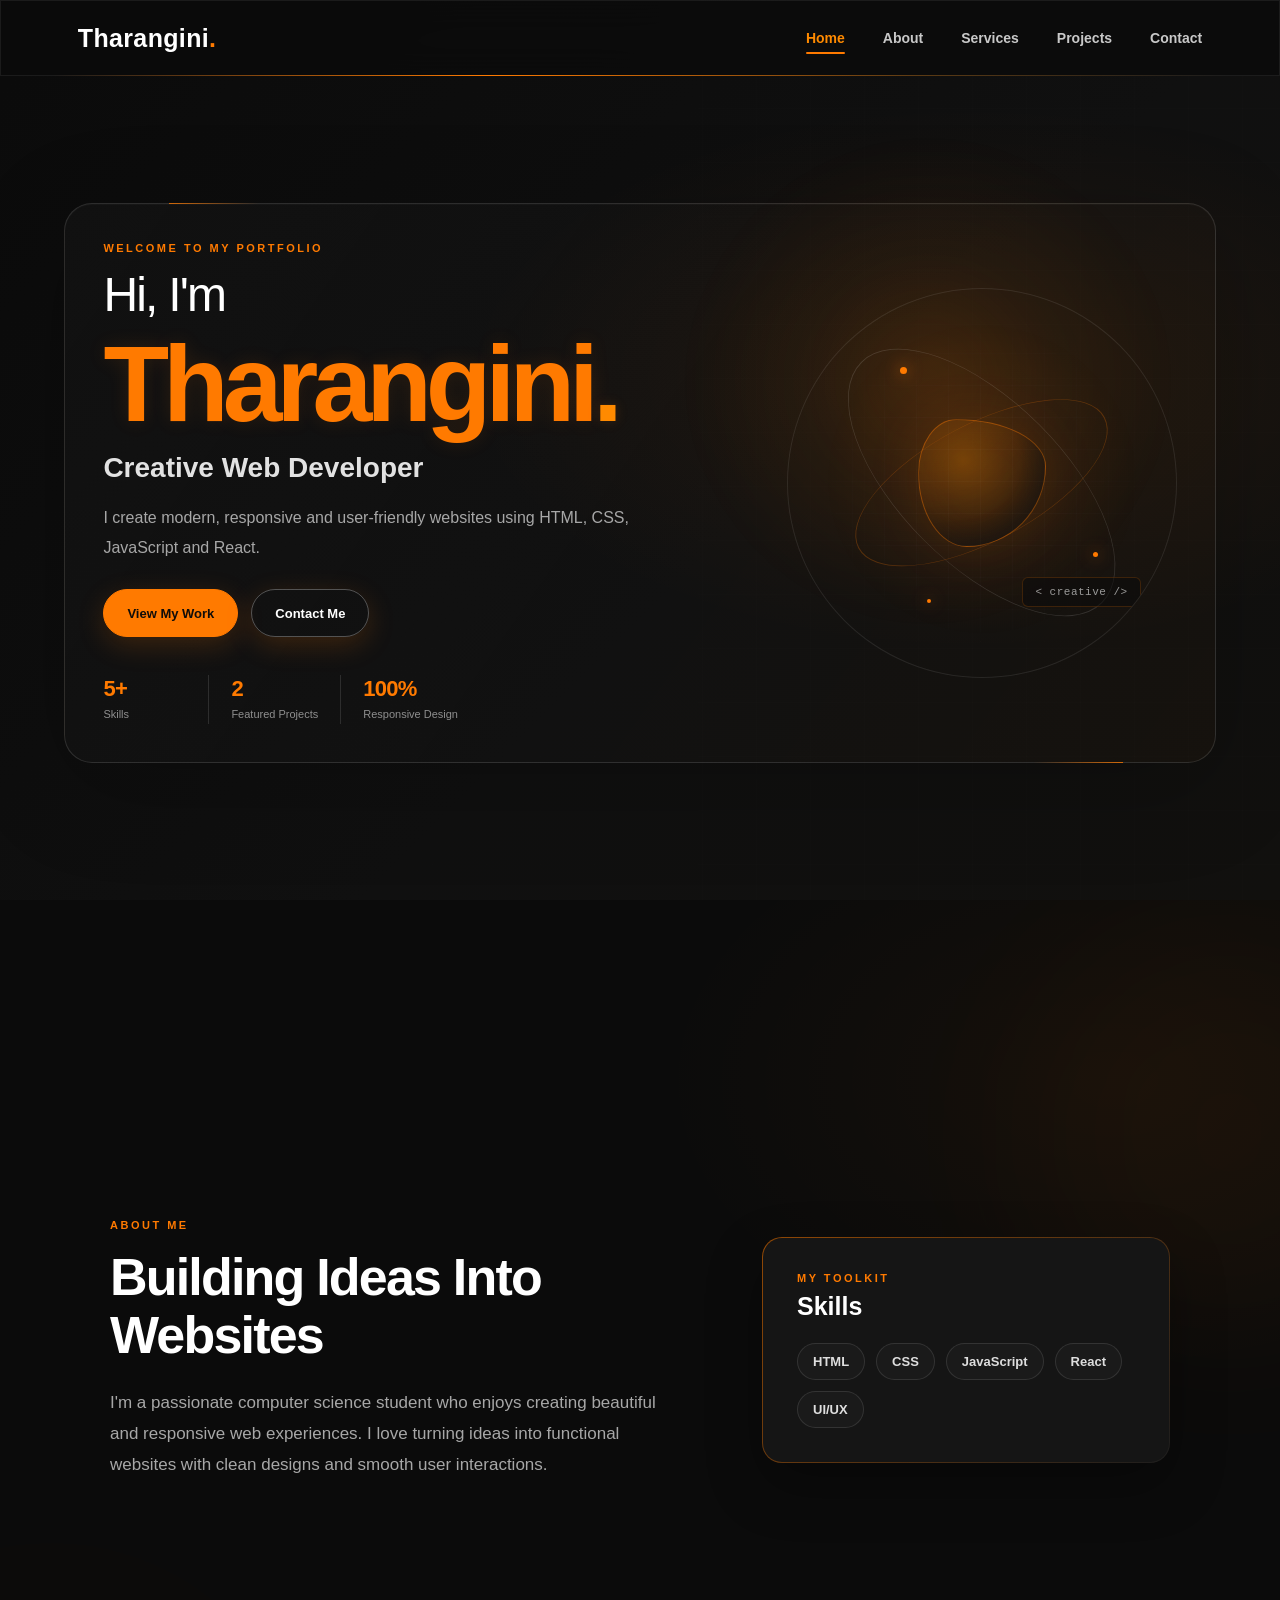
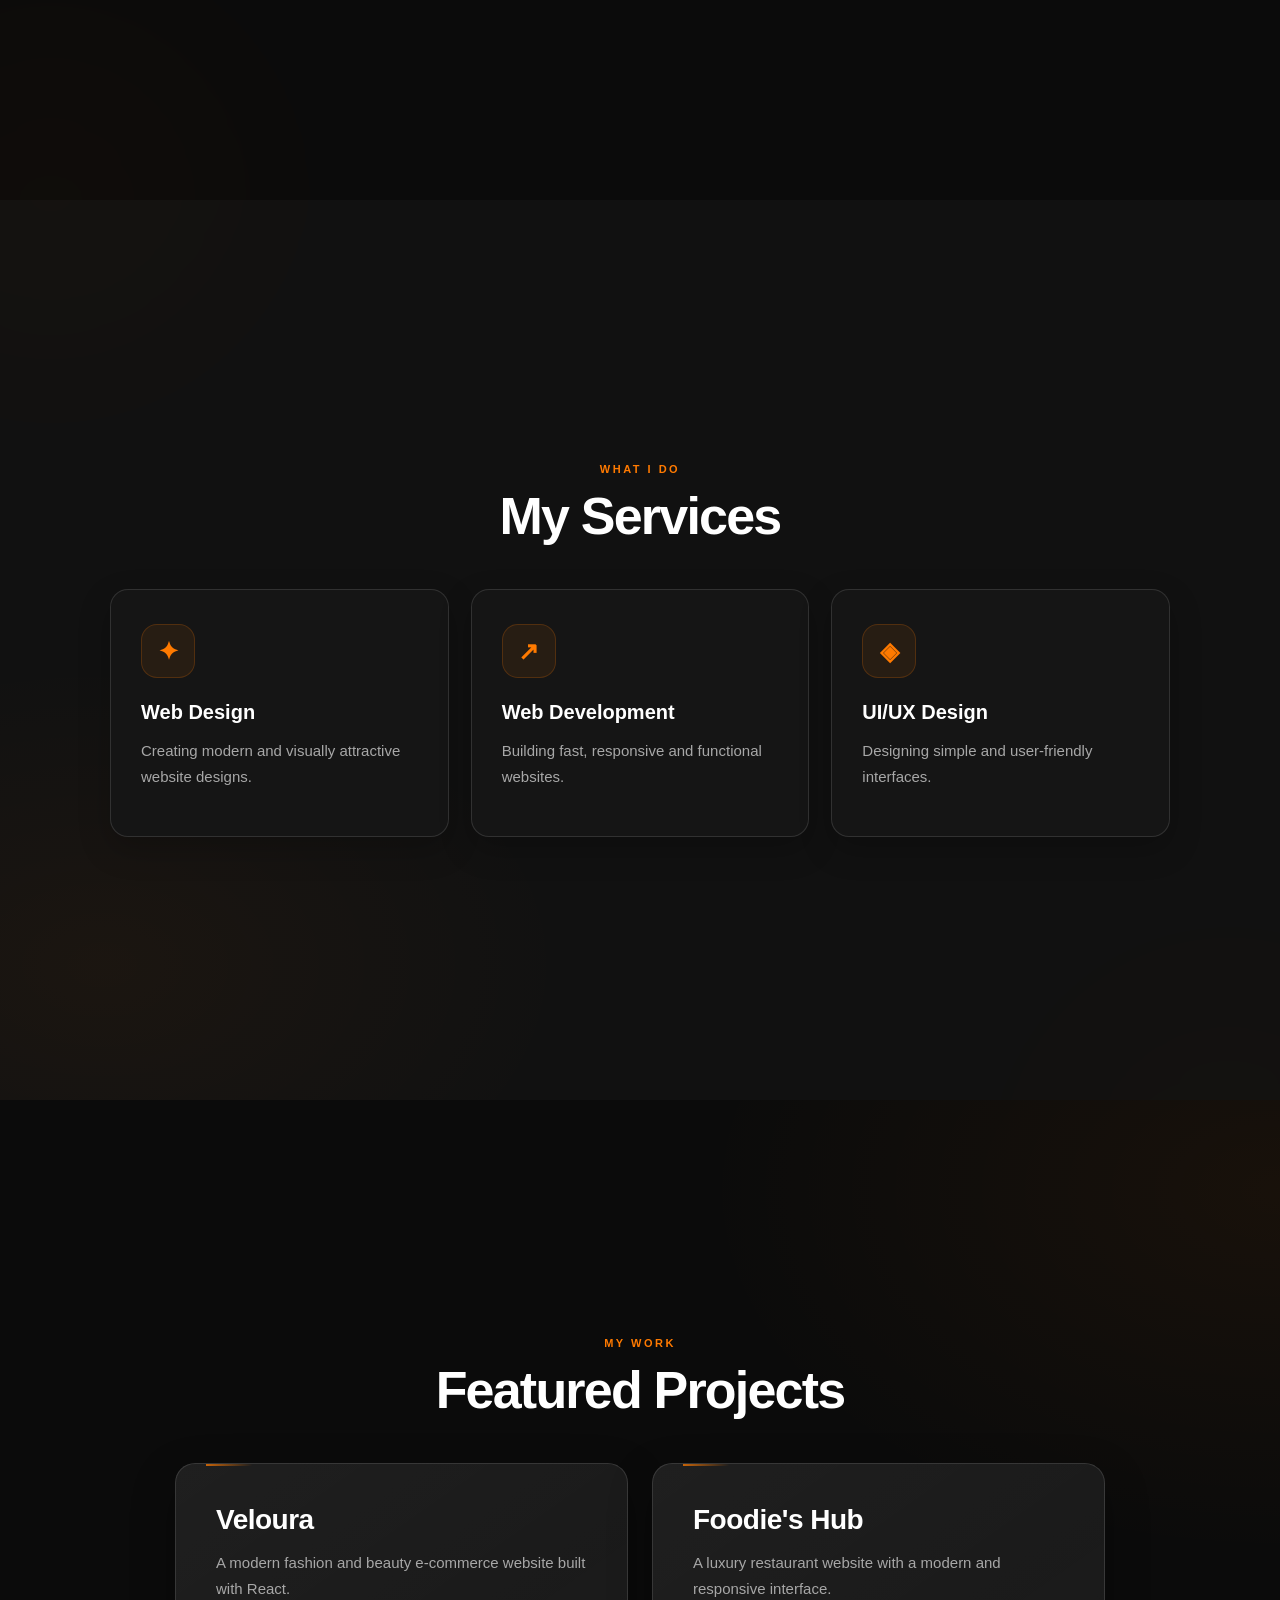
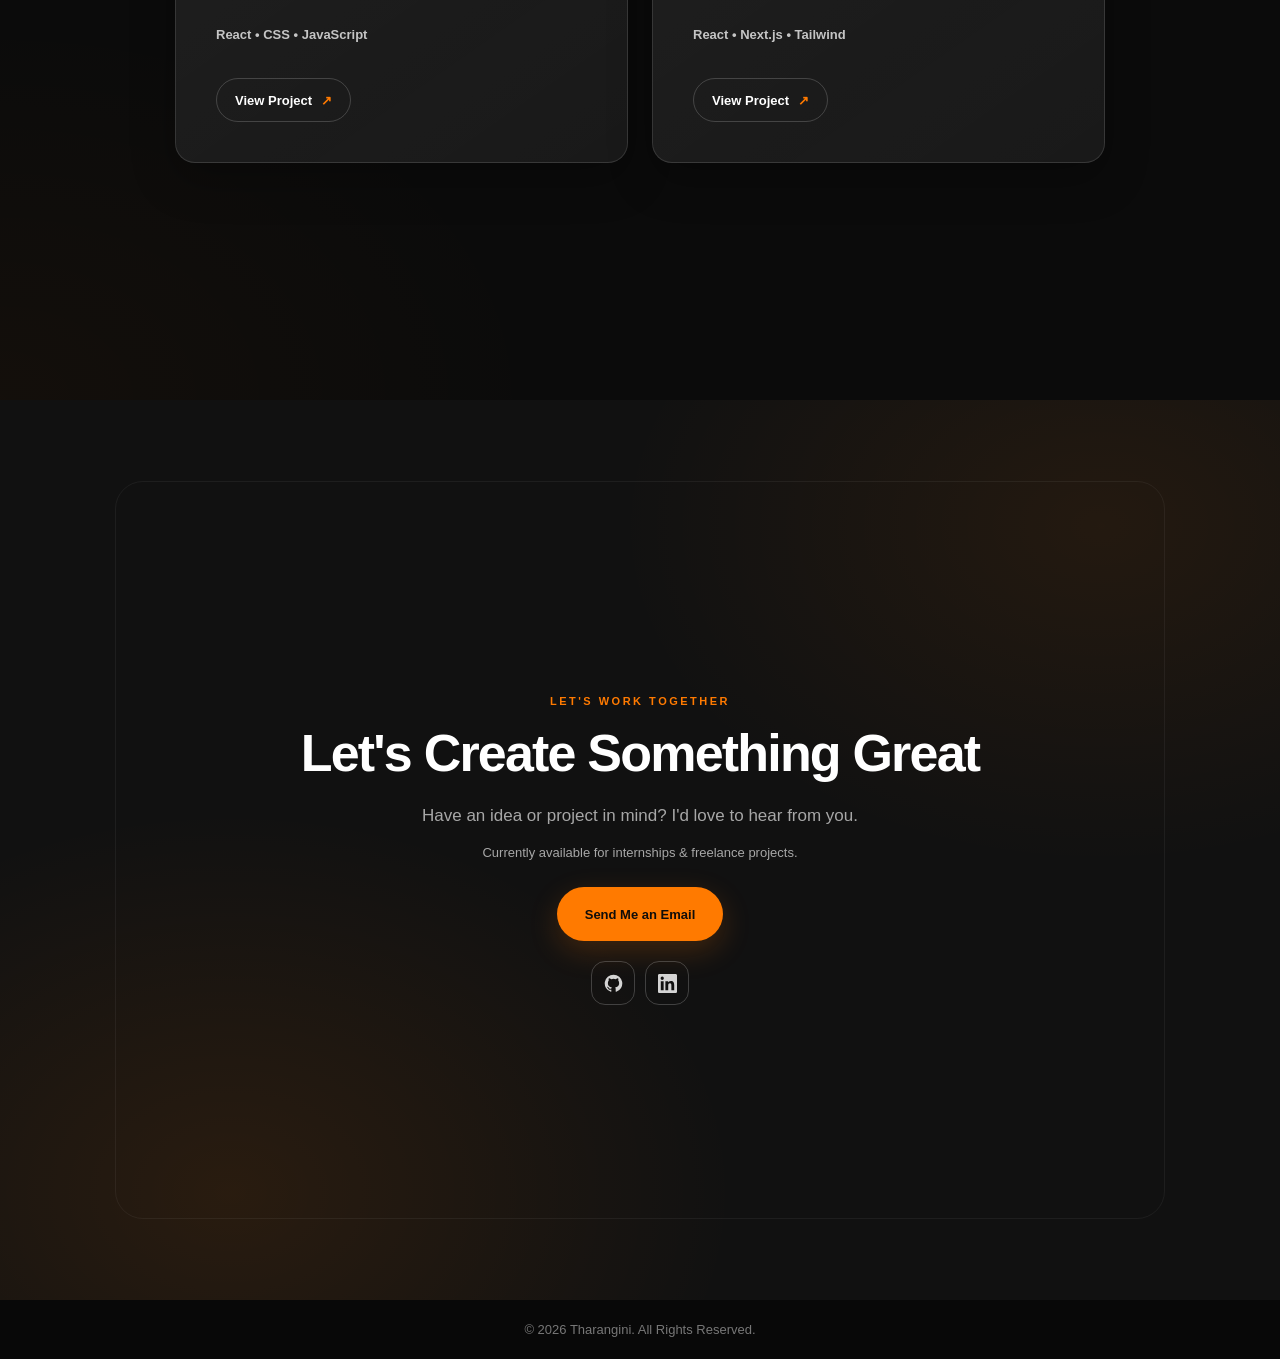
<file: index.html>
<!DOCTYPE html>
<html lang="en">

<head>
    <meta charset="UTF-8">
    <meta name="viewport" content="width=device-width, initial-scale=1.0">

    <title>Tharangini | Creative Developer</title>

    <link rel="stylesheet" href="style.css">
</head>

<body>

    <!-- NAVBAR -->
    <nav class="navbar" aria-label="Main navigation">

        <a href="#home" class="logo">
            Tharangini<span aria-hidden="true">.</span>
        </a>

        <button class="menu-toggle" type="button" aria-label="Open navigation menu" aria-expanded="false" aria-controls="nav-links">
            <span></span>
            <span></span>
            <span></span>
        </button>

        <div class="nav-links" id="nav-links">
            <a href="#home">Home</a>
            <a href="#about">About</a>
            <a href="#services">Services</a>
            <a href="#projects">Projects</a>
            <a href="#contact">Contact</a>
        </div>

    </nav>


    <!-- HOME -->
    <main>
    <section id="home" class="hero">

        <div class="hero-frame">
        <div class="hero-content">
            <div class="hero-copy">

            <p class="welcome">WELCOME TO MY PORTFOLIO</p>

            <h1>
                <span class="hero-intro">Hi, I'm</span>
                <span class="hero-name">Tharangini<span class="hero-period">.</span></span>
            </h1>

            <h2>
                Creative Web Developer
            </h2>

            <p>
                I create modern, responsive and user-friendly
                websites using HTML, CSS, JavaScript and React.
            </p>

            <div class="hero-buttons">

                <a href="#projects" class="btn">
                    View My Work
                </a>

                <a href="#contact" class="btn outline">
                    Contact Me
                </a>

            </div>

            <div class="hero-stats" aria-label="Portfolio highlights">
                <div class="stat">
                    <strong>5+</strong>
                    <span>Skills</span>
                </div>
                <div class="stat">
                    <strong>2</strong>
                    <span>Featured Projects</span>
                </div>
                <div class="stat">
                    <strong>100%</strong>
                    <span>Responsive Design</span>
                </div>
            </div>
            </div>

            <div class="hero-art" aria-hidden="true">
                <div class="art-grid"></div>
                <div class="art-orbit art-orbit-one"></div>
                <div class="art-orbit art-orbit-two"></div>
                <div class="art-core"></div>
                <span class="art-dot art-dot-one"></span>
                <span class="art-dot art-dot-two"></span>
                <span class="art-dot art-dot-three"></span>
                <span class="art-label">&lt; creative /&gt;</span>
            </div>
        </div>
        </div>

    </section>


    <!-- ABOUT -->
    <section id="about" class="section about">

        <div class="about-layout">
        <div class="section-content about-copy">

            <p class="small-title">ABOUT ME</p>

            <h2>Building Ideas Into Websites</h2>

            <p>
                I'm a passionate computer science student who enjoys
                creating beautiful and responsive web experiences.
                I love turning ideas into functional websites with
                clean designs and smooth user interactions.
            </p>

        </div>

        <div class="skills-card">
            <p class="small-title">MY TOOLKIT</p>
            <h3>Skills</h3>
            <div class="skills">
                <span>HTML</span>
                <span>CSS</span>
                <span>JavaScript</span>
                <span>React</span>
                <span>UI/UX</span>
            </div>
        </div>
        </div>

    </section>


    <!-- SERVICES -->
    <section id="services" class="section services">

        <div class="section-heading">
            <p class="small-title">WHAT I DO</p>
            <h2>My Services</h2>
        </div>

        <div class="cards">

            <div class="card">
                <div class="icon" aria-hidden="true">✦</div>

                <h3>Web Design</h3>

                <p>
                    Creating modern and visually attractive
                    website designs.
                </p>
            </div>


            <div class="card">
                <div class="icon" aria-hidden="true">↗</div>

                <h3>Web Development</h3>

                <p>
                    Building fast, responsive and functional
                    websites.
                </p>
            </div>


            <div class="card">
                <div class="icon" aria-hidden="true">◈</div>

                <h3>UI/UX Design</h3>

                <p>
                    Designing simple and user-friendly
                    interfaces.
                </p>
            </div>

        </div>

    </section>


    <!-- PROJECTS -->
    <section id="projects" class="section projects">

        <div class="section-heading">
            <p class="small-title">MY WORK</p>
            <h2>Featured Projects</h2>
        </div>

        <div class="project-container">

            <div class="project-card">

                <h3>Veloura</h3>

                <p>
                    A modern fashion and beauty e-commerce
                    website built with React.
                </p>

                <span>React • CSS • JavaScript</span>
                <a class="project-link" href="https://veloura-bay-three.vercel.app/" target="_blank" rel="noopener noreferrer">View Project <span aria-hidden="true">↗</span></a>

            </div>


            <div class="project-card">

                <h3>Foodie's Hub</h3>

                <p>
                    A luxury restaurant website with a
                    modern and responsive interface.
                </p>

                <span>React • Next.js • Tailwind</span>
                <a class="project-link" href="https://foodies-hub-one.vercel.app/" target="_blank" rel="noopener noreferrer">View Project <span aria-hidden="true">↗</span></a>

            </div>

        </div>

    </section>


    <!-- CONTACT -->
    <section id="contact" class="section contact">

        <p class="small-title">LET'S WORK TOGETHER</p>

        <h2>Let's Create Something Great</h2>

        <p class="contact-description">
            Have an idea or project in mind?
            I'd love to hear from you.
        </p>

        <p class="contact-availability">Currently available for internships &amp; freelance projects.</p>

        <a href="https://mail.google.com/mail/?view=cm&amp;fs=1&amp;to=siddenkitharangini@gmail.com&amp;su=Portfolio%20Enquiry&amp;body=Hello%20Tharangini,%0A%0AI%20visited%20your%20portfolio%20and%20would%20like%20to%20connect%20with%20you." class="contact-btn" target="_blank" rel="noopener noreferrer">
            Send Me an Email
        </a>

        <div class="contact-socials" aria-label="Social profiles">
            <a class="contact-social" href="https://github.com/siddenkitharangini" target="_blank" rel="noopener noreferrer" aria-label="GitHub" title="GitHub">
                <svg viewBox="0 0 24 24" aria-hidden="true" focusable="false">
                    <path fill="currentColor" d="M12 .9a11.1 11.1 0 0 0-3.51 21.63c.56.1.76-.24.76-.54v-2.1c-3.1.67-3.76-1.32-3.76-1.32-.5-1.29-1.24-1.63-1.24-1.63-1.01-.69.08-.68.08-.68 1.12.08 1.71 1.15 1.71 1.15 1 1.7 2.62 1.21 3.26.92.1-.72.39-1.21.71-1.49-2.48-.28-5.09-1.24-5.09-5.52 0-1.22.44-2.22 1.15-3-.12-.28-.5-1.42.11-2.96 0 0 .94-.3 3.05 1.15a10.6 10.6 0 0 1 5.56 0c2.12-1.45 3.05-1.15 3.05-1.15.61 1.54.23 2.68.11 2.96.72.78 1.15 1.78 1.15 3 0 4.29-2.61 5.23-5.1 5.51.4.35.76 1.03.76 2.08v3.08c0 .3.2.65.77.54A11.1 11.1 0 0 0 12 .9Z"/>
                </svg>
            </a>
            <a class="contact-social" href="https://www.linkedin.com/in/tharangini-siddenki" target="_blank" rel="noopener noreferrer" aria-label="LinkedIn" title="LinkedIn">
                <svg viewBox="0 0 24 24" aria-hidden="true" focusable="false">
                    <path fill="currentColor" d="M20.45 20.45h-3.56v-5.57c0-1.33-.02-3.04-1.85-3.04-1.85 0-2.13 1.45-2.13 2.94v5.67H9.35V9h3.42v1.56h.05c.47-.9 1.64-1.85 3.37-1.85 3.6 0 4.27 2.37 4.27 5.46v6.28ZM5.34 7.43a2.06 2.06 0 1 1 0-4.12 2.06 2.06 0 0 1 0 4.12ZM7.12 20.45H3.55V9h3.57v11.45ZM22.22 0H1.77C.79 0 0 .77 0 1.73v20.54C0 23.23.79 24 1.77 24h20.45c.98 0 1.78-.77 1.78-1.73V1.73C24 .77 23.2 0 22.22 0Z"/>
                </svg>
            </a>
        </div>

    </section>
    </main>


    <footer>

        <p>
            © 2026 Tharangini. All Rights Reserved.
        </p>

    </footer>


    <script src="script.js"></script>

</body>

</html>
</file>
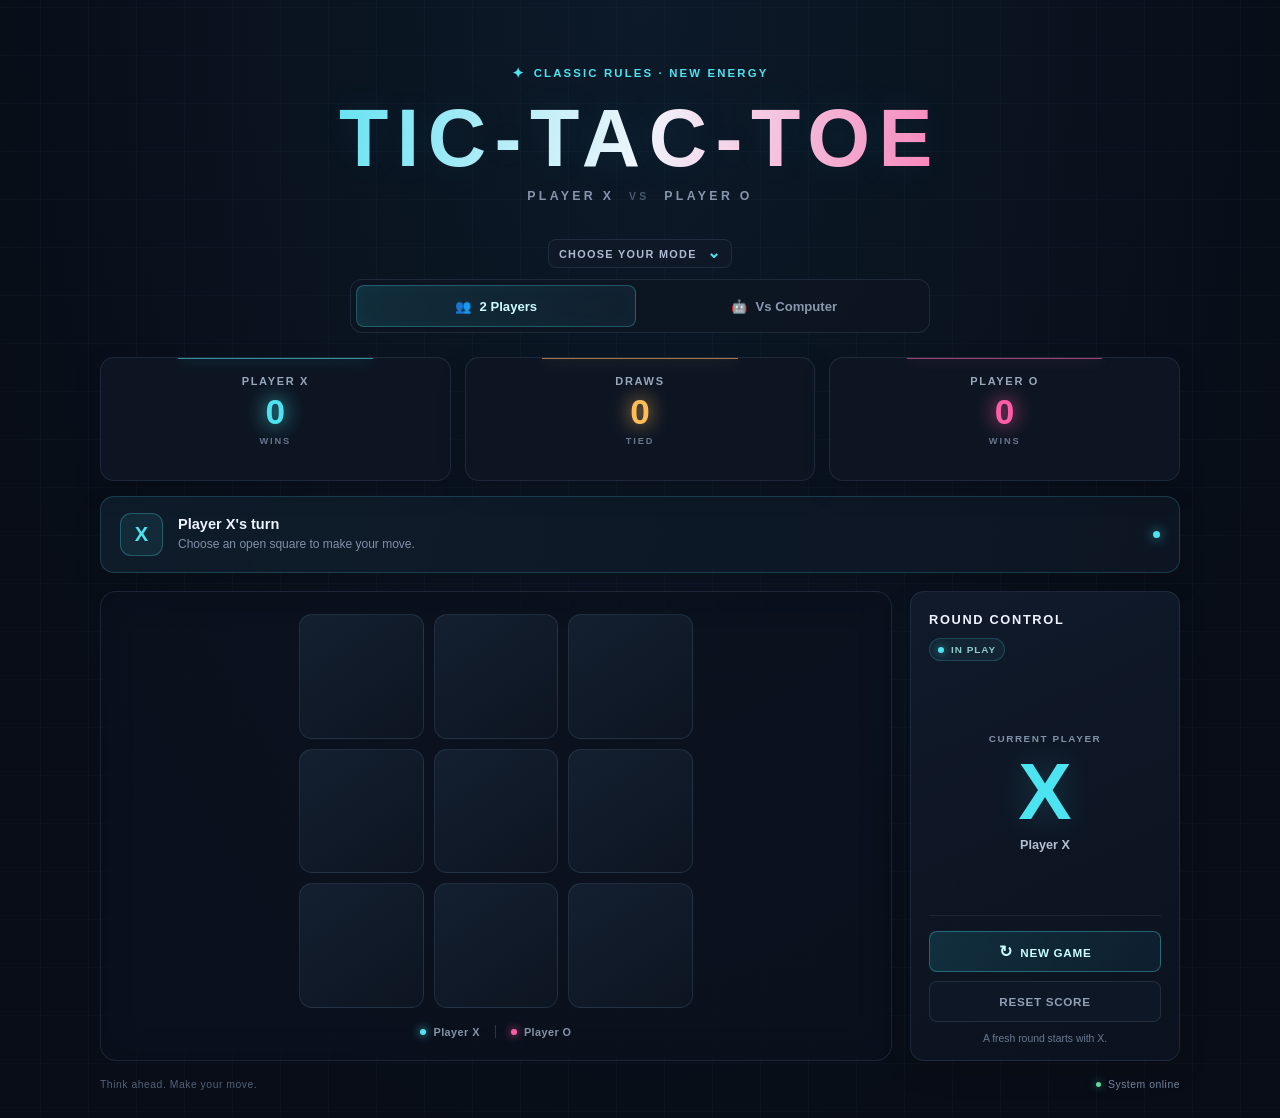
<file: tic-tac-toe-game/index.html>
<!DOCTYPE html>
<html lang="en">
  <head>
    <meta charset="UTF-8" />
    <meta name="viewport" content="width=device-width, initial-scale=1.0" />
    <meta
      name="theme-color"
      content="#080d17"
    />
    <meta
      name="description"
      content="A futuristic Tic-Tac-Toe game. Challenge a friend or take on the computer."
    />
    <title>Tic-Tac-Toe — Classic Rules, New Energy</title>
    <link rel="stylesheet" href="style.css" />
    <script src="script.js" defer></script>
  </head>
  <body>
    <main class="app-shell">
      <header class="site-header">
        <p class="eyebrow"><span aria-hidden="true">✦</span> Classic rules · new energy</p>
        <h1>TIC-TAC-TOE</h1>
        <p class="subtitle">Player X <span aria-hidden="true">vs</span> Player O</p>
      </header>

      <section class="mode-section" aria-label="Game mode">
        <div class="mode-heading">
          <div class="mode-picker">
            <button
              class="mode-dropdown-trigger"
              id="mode-menu-button"
              type="button"
              aria-expanded="false"
              aria-controls="mode-menu"
            >
              <span>Choose your mode</span>
              <span class="chevron" aria-hidden="true">⌄</span>
            </button>
            <div class="mode-menu" id="mode-menu" role="menu" hidden>
              <button type="button" role="menuitem" data-mode="two-player">
                <span aria-hidden="true">👥</span> 2 Players
              </button>
              <button type="button" role="menuitem" data-mode="computer">
                <span aria-hidden="true">🤖</span> Vs Computer
              </button>
            </div>
          </div>
        </div>
        <div class="mode-tabs" role="group" aria-label="Select a game mode">
          <button class="mode-tab is-selected" type="button" data-mode="two-player" aria-pressed="true">
            <span aria-hidden="true">👥</span> 2 Players
          </button>
          <button class="mode-tab" type="button" data-mode="computer" aria-pressed="false">
            <span aria-hidden="true">🤖</span> Vs Computer
          </button>
        </div>
      </section>

      <section class="scoreboard" aria-label="Scoreboard">
        <article class="score-card score-x">
          <p class="score-name">Player X</p>
          <p class="score-value" id="score-x" aria-label="Player X wins">0</p>
          <p class="score-caption">Wins</p>
        </article>
        <article class="score-card score-draw">
          <p class="score-name">Draws</p>
          <p class="score-value" id="score-draw" aria-label="Draws">0</p>
          <p class="score-caption">Tied</p>
        </article>
        <article class="score-card score-o">
          <p class="score-name">Player O</p>
          <p class="score-value" id="score-o" aria-label="Player O wins">0</p>
          <p class="score-caption">Wins</p>
        </article>
      </section>

      <section class="game-status" aria-live="polite" aria-atomic="true">
        <div class="status-mark" id="status-mark" aria-hidden="true">X</div>
        <div class="status-copy">
          <p class="status-title" id="status-title">Player X's turn</p>
          <p class="status-description" id="status-description">Choose an open square to make your move.</p>
        </div>
        <span class="live-indicator" aria-hidden="true"></span>
      </section>

      <section class="game-layout" aria-label="Game">
        <div class="board-wrap">
          <div class="board" id="game-board" role="group" aria-label="Tic-Tac-Toe board">
            <button class="cell" type="button" data-cell="0" aria-label="Row 1, column 1, empty"></button>
            <button class="cell" type="button" data-cell="1" aria-label="Row 1, column 2, empty"></button>
            <button class="cell" type="button" data-cell="2" aria-label="Row 1, column 3, empty"></button>
            <button class="cell" type="button" data-cell="3" aria-label="Row 2, column 1, empty"></button>
            <button class="cell" type="button" data-cell="4" aria-label="Row 2, column 2, empty"></button>
            <button class="cell" type="button" data-cell="5" aria-label="Row 2, column 3, empty"></button>
            <button class="cell" type="button" data-cell="6" aria-label="Row 3, column 1, empty"></button>
            <button class="cell" type="button" data-cell="7" aria-label="Row 3, column 2, empty"></button>
            <button class="cell" type="button" data-cell="8" aria-label="Row 3, column 3, empty"></button>
            <svg
              class="winning-line-overlay"
              id="winning-line-overlay"
              viewBox="0 0 1000 1000"
              preserveAspectRatio="none"
              aria-hidden="true"
            >
              <line id="winning-line" pathLength="1" />
            </svg>
          </div>
          <div class="board-footer">
            <span><span class="legend-dot dot-x"></span> Player X</span>
            <span class="board-divider" aria-hidden="true"></span>
            <span><span class="legend-dot dot-o"></span> <span id="player-o-label">Player O</span></span>
          </div>
        </div>

        <aside class="round-panel" aria-labelledby="round-control-title">
          <div class="panel-heading">
            <h2 id="round-control-title">Round control</h2>
            <span class="round-state"><span class="round-state-dot"></span> In play</span>
          </div>
          <div class="current-player">
            <p class="section-label">Current player</p>
            <p class="current-symbol symbol-x" id="current-symbol">X</p>
            <p class="current-name" id="current-name">Player X</p>
          </div>
          <div class="panel-divider"></div>
          <div class="round-actions">
            <button class="action-button new-game-button" id="new-game" type="button">
              <span aria-hidden="true">↻</span> New game
            </button>
            <button class="action-button reset-button" id="reset-score" type="button">
              Reset score
            </button>
          </div>
          <p class="panel-hint">A fresh round starts with X.</p>
        </aside>
      </section>

      <footer class="page-footer">
        <span>Think ahead. Make your move.</span>
        <span class="footer-status"><span class="footer-dot"></span> System online</span>
      </footer>
    </main>
  </body>
</html>
</file>
<file: style.css>
:root {
    color-scheme: dark;
    --black: #0b0b0b;
    --surface: #111111;
    --card: #151515;
    --card-soft: #1a1a1a;
    --orange: #ff7a00;
    --orange-bright: #ff8a00;
    --white: #ffffff;
    --muted: #a7a7a7;
    --border: rgba(255, 255, 255, 0.12);
    --orange-glow: rgba(255, 122, 0, 0.15);
    --page-width: 1160px;
    --navbar-height: 76px;
    --navbar-scrolled-height: 66px;
}

* {
    box-sizing: border-box;
    margin: 0;
    padding: 0;
}

html {
    scroll-behavior: auto;
    scroll-padding-top: 0;
}

body {
    overflow-x: clip;
    background: var(--black);
    color: var(--white);
    font-family: Inter, "Segoe UI", Arial, sans-serif;
    -webkit-font-smoothing: antialiased;
}

a {
    color: inherit;
}

/* Fixed glass navigation */
.navbar {
    position: fixed;
    z-index: 1000;
    top: 0;
    left: 0;
    display: flex;
    width: 100%;
    min-height: var(--navbar-height);
    align-items: center;
    justify-content: space-between;
    padding: 15px max(6%, calc((100% - var(--page-width)) / 2));
    border: 1px solid rgba(255, 255, 255, 0.07);
    background: rgba(11, 11, 11, 0.76);
    transition: min-height 250ms ease, padding 250ms ease, background 250ms ease, border-color 250ms ease, box-shadow 250ms ease;
    -webkit-backdrop-filter: blur(16px);
    backdrop-filter: blur(16px);
}

.navbar::after {
    position: absolute;
    right: 0;
    bottom: -1px;
    left: 0;
    height: 1px;
    background: linear-gradient(90deg, transparent 4%, var(--orange) 38%, rgba(255, 138, 0, 0.28) 72%, transparent 96%);
    content: "";
    pointer-events: none;
}

.navbar.scrolled {
    min-height: var(--navbar-scrolled-height);
    padding-top: 10px;
    padding-bottom: 10px;
    border-color: rgba(255, 122, 0, 0.15);
    background: rgba(8, 8, 8, 0.95);
    box-shadow: 0 12px 36px rgba(0, 0, 0, 0.45), 0 1px 18px rgba(255, 122, 0, 0.06);
}

.logo {
    cursor: pointer;
    color: var(--white);
    font-size: 25px;
    font-weight: 750;
    letter-spacing: 0.35px;
    text-decoration: none;
    transition: color 220ms ease, text-shadow 240ms ease, transform 240ms ease;
}

.logo span {
    color: var(--orange);
    transition: text-shadow 220ms ease, color 220ms ease;
}

.logo:hover {
    text-shadow: 0 0 22px rgba(255, 122, 0, 0.3);
    transform: translateY(-1px);
}

.logo:hover span {
    color: var(--orange-bright);
    text-shadow: 0 0 12px rgba(255, 122, 0, 0.72);
}

.menu-toggle {
    display: none;
}

.nav-links {
    display: flex;
    align-items: center;
    gap: clamp(20px, 3.2vw, 38px);
}

.nav-links a {
    position: relative;
    padding: 10px 0;
    color: rgba(255, 255, 255, 0.78);
    font-size: 14px;
    font-weight: 550;
    text-decoration: none;
    transition: color 320ms cubic-bezier(0.22, 1, 0.36, 1);
}

.nav-links a::after {
    position: absolute;
    right: 0;
    bottom: 2px;
    left: 0;
    height: 2px;
    border-radius: 2px;
    background: var(--orange);
    content: "";
    transform: scaleX(0);
    transform-origin: left;
    transition: transform 500ms cubic-bezier(0.22, 1, 0.36, 1);
}

.nav-links a:hover,
.nav-links a:focus-visible,
.nav-links a.active {
    color: var(--orange-bright);
}

.nav-links a:hover::after,
.nav-links a:focus-visible::after,
.nav-links a.active::after {
    transform: scaleX(1);
}

/* Hero */
.hero {
    position: relative;
    display: grid;
    min-height: 100svh;
    height: auto;
    overflow: hidden;
    padding: calc(var(--navbar-height) + 18px) 5% 28px;

    background:
        radial-gradient(
            ellipse at 76% 42%,
            rgba(255, 122, 0, 0.075),
            transparent 37%
        ),
        linear-gradient(
            135deg,
            #0b0b0b 4%,
            #101010 58%,
            #11100e
        );

    isolation: isolate;
    place-items: center;
}

.hero::before {
    position: absolute;
    z-index: -1;
    inset: 0;
    background-image: linear-gradient(rgba(255, 255, 255, 0.022) 1px, transparent 1px), linear-gradient(90deg, rgba(255, 255, 255, 0.022) 1px, transparent 1px);
    background-size: 54px 54px;
    content: "";
    mask-image: linear-gradient(90deg, transparent 5%, black 90%);
    opacity: 0.32;
}

.hero::after {
    position: absolute;
    z-index: -1;
    top: 16%;
    right: 9%;
    width: clamp(260px, 37vw, 540px);
    aspect-ratio: 1;
    border-radius: 50%;
    background: radial-gradient(circle, rgba(255, 122, 0, 0.14), rgba(255, 122, 0, 0.045) 38%, transparent 72%);
    content: "";
    filter: blur(16px);
    animation: orange-glow 8s ease-in-out infinite alternate;
}

.hero-frame {
    position: relative;
    width: min(100%, 1220px);
    padding: clamp(30px, 3vw, 42px);
    border: 1px solid var(--border);
    border-radius: 28px;
    background: linear-gradient(125deg, rgba(255, 255, 255, 0.025), rgba(255, 255, 255, 0.008) 55%, rgba(255, 122, 0, 0.025));
    box-shadow: inset 0 1px rgba(255, 255, 255, 0.025), 0 22px 100px rgba(0, 0, 0, 0.22);
}

.hero-frame::before,
.hero-frame::after {
    position: absolute;
    width: 90px;
    height: 1px;
    background: linear-gradient(90deg, var(--orange), transparent);
    content: "";
    opacity: 0.78;
}

.hero-frame::before {
    top: -1px;
    left: 9%;
}

.hero-frame::after {
    right: 8%;
    bottom: -1px;
    transform: rotate(180deg);
}

.hero-content {
    display: grid;
    grid-template-columns: minmax(0, 1.1fr) minmax(280px, 0.9fr);
    align-items: center;
    gap: clamp(32px, 6vw, 80px);
}

.hero-copy {
    min-width: 0;
}

.welcome,
.small-title {
    margin-bottom: 17px;
    color: var(--orange);
    font-size: 11px;
    font-weight: 750;
    letter-spacing: 2.5px;
}

.welcome {
    animation: fade-up 700ms 80ms both;
}

.hero h1 {
    display: flex;
    flex-direction: column;
    margin-bottom: 15px;
    font-size: clamp(68px, 8.4vw, 112px);
    font-weight: 780;
    letter-spacing: -6px;
    line-height: 0.99;
    animation: none;
}

.hero-intro {
    animation: fade-up 650ms 150ms both;
    margin-bottom: 12px;
    color: var(--white);
    font-size: clamp(31px, 4vw, 48px);
    font-weight: 520;
    letter-spacing: -1.8px;
}

.hero-name {
    color: var(--orange);
    overflow-wrap: anywhere;
    text-shadow: 0 0 20px rgba(255, 122, 0, 0.12);
    transition: color 240ms ease, text-shadow 240ms ease;
    animation: fade-up 680ms 240ms both;
}

.hero-name:hover {
    color: var(--orange-bright);
    text-shadow: 0 0 26px rgba(255, 122, 0, 0.2);
}

.hero-period {
    color: var(--orange-bright);
    text-shadow: 0 0 14px rgba(255, 122, 0, 0.16);
}

.hero h2 {
    margin-bottom: 19px;
    color: rgba(255, 255, 255, 0.88);
    font-size: clamp(21px, 2.4vw, 28px);
    font-weight: 550;
    animation: fade-up 650ms 340ms both;
}

.hero-content > .hero-copy > p:not(.welcome) {
    max-width: 570px;
    margin-bottom: 27px;
    color: var(--muted);
    font-size: 16px;
    line-height: 1.85;
    animation: fade-up 650ms 420ms both;
}

.hero-buttons {
    display: flex;
    flex-wrap: wrap;
    gap: 13px;
    animation: fade-up 650ms 510ms both;
}

.btn,
.contact-btn,
.project-link {
    display: inline-flex;
    min-height: 48px;
    align-items: center;
    justify-content: center;
    gap: 9px;
    border-radius: 999px;
    font-size: 13px;
    font-weight: 720;
    text-decoration: none;
    transition: transform 320ms cubic-bezier(0.22, 1, 0.36, 1), box-shadow 320ms ease, background 260ms ease, border-color 260ms ease, color 260ms ease;
}

.btn {
    padding: 0 23px;
    border: 1px solid var(--orange);
    background: var(--orange);
    box-shadow: 0 8px 28px rgba(255, 122, 0, 0.18);
    color: #100d09;
}

.btn:hover,
.contact-btn:hover {
    background-color: var(--orange-bright);
    box-shadow: 0 12px 36px rgba(255, 122, 0, 0.34);
    transform: translateY(-3px);
}

.btn.outline {
    border-color: rgba(255, 255, 255, 0.28);
    background: transparent;
    color: var(--white);
}

.btn.outline:hover {
    border-color: var(--orange);
    background: rgba(255, 122, 0, 0.08);
    color: var(--orange-bright);
}

.hero-stats {
    display: flex;
    flex-wrap: wrap;
    gap: 0;
    margin-top: 38px;
}

.stat {
    transition: transform 300ms cubic-bezier(0.22, 1, 0.36, 1);
}

.stat:nth-child(1) {
    animation: fade-up 600ms 650ms both;
}

.stat:nth-child(2) {
    animation: fade-up 600ms 720ms both;
}

.stat:nth-child(3) {
    animation: fade-up 600ms 790ms both;
}

.stat:hover {
    transform: translateY(-2px);
}

.stat {
    display: flex;
    min-width: 105px;
    flex-direction: column;
    gap: 5px;
    padding: 1px 22px;
    border-left: 1px solid var(--border);
}

.stat:first-child {
    padding-left: 0;
    border-left: 0;
}

.stat strong {
    color: var(--orange);
    font-size: 22px;
    font-weight: 750;
    letter-spacing: -0.7px;
    transition: color 220ms ease, text-shadow 220ms ease;
}

.stat:hover strong {
    color: var(--orange-bright);
    text-shadow: 0 0 15px rgba(255, 122, 0, 0.22);
}

.stat span {
    color: #8f8f8f;
    font-size: 11px;
    line-height: 1.4;
}

/* Abstract developer-inspired hero art, built entirely in CSS */
.hero-art {
    position: relative;
    display: grid;
    width: min(100%, 390px);
    aspect-ratio: 1;
    justify-self: end;
    overflow: hidden;
    border: 1px solid rgba(255, 255, 255, 0.09);
    border-radius: 50%;
    background: radial-gradient(circle at 50% 49%, rgba(255, 122, 0, 0.08), transparent 57%);
    place-items: center;
    animation: fade-in 1.1s 250ms both;
}

.art-grid {
    position: absolute;
    inset: 0;
    background-image: linear-gradient(rgba(255, 255, 255, 0.04) 1px, transparent 1px), linear-gradient(90deg, rgba(255, 255, 255, 0.04) 1px, transparent 1px);
    background-size: 32px 32px;
    mask-image: radial-gradient(circle, black 22%, transparent 72%);
    opacity: 0.55;
}

.art-orbit {
    position: absolute;
    width: 72%;
    aspect-ratio: 1;
    border: 1px solid rgba(255, 122, 0, 0.26);
    border-radius: 50%;
    transform: rotate(-28deg) scaleY(0.42);
}

.art-orbit-one {
    animation: orbit-rotate 64s linear infinite;
}

.art-orbit-two {
    width: 88%;
    border-color: rgba(255, 255, 255, 0.13);
    transform: rotate(45deg) scaleY(0.48);
    animation: orbit-rotate-reverse 82s linear infinite;
}

.art-core {
    width: 33%;
    aspect-ratio: 1;
    border: 1px solid rgba(255, 122, 0, 0.42);
    border-radius: 30% 70% 62% 38% / 42% 37% 63% 58%;
    background: radial-gradient(circle at 35% 32%, rgba(255, 138, 0, 0.3), rgba(255, 122, 0, 0.08) 48%, rgba(17, 17, 17, 0.9) 75%);
    box-shadow: 0 0 55px rgba(255, 122, 0, 0.12), inset 0 0 35px rgba(255, 122, 0, 0.07);
    animation: core-pulse 7s ease-in-out infinite alternate;
}

.art-dot {
    position: absolute;
    width: 7px;
    height: 7px;
    border-radius: 50%;
    background: var(--orange);
    box-shadow: 0 0 15px rgba(255, 122, 0, 0.8);
}

.art-dot-one {
    top: 20%;
    left: 29%;
    animation: particle-drift 7s ease-in-out infinite alternate;
}

.art-dot-two {
    right: 20%;
    bottom: 31%;
    width: 5px;
    height: 5px;
    animation: particle-drift 8s 1s ease-in-out infinite alternate-reverse;
}

.art-dot-three {
    bottom: 19%;
    left: 36%;
    width: 4px;
    height: 4px;
    animation: particle-drift 9s 500ms ease-in-out infinite alternate;
}

.art-label {
    position: absolute;
    right: 9%;
    bottom: 18%;
    padding: 8px 12px;
    border: 1px solid rgba(255, 122, 0, 0.19);
    border-radius: 6px;
    background: rgba(11, 11, 11, 0.56);
    color: rgba(255, 255, 255, 0.58);
    font-family: Consolas, monospace;
    font-size: 11px;
    letter-spacing: 0.5px;
}

/* Shared full-screen section layout */
.section {
    position: relative;
    display: flex;
    min-height: 100vh;
    min-height: 100svh;
    flex-direction: column;
    align-items: center;
    justify-content: center;
    padding: 108px 6%;
    scroll-margin-top: 0;
}

.section-heading {
    margin-bottom: 44px;
    text-align: center;
}

.section h2 {
    font-size: clamp(36px, 4.5vw, 52px);
    font-weight: 740;
    letter-spacing: -1.8px;
    line-height: 1.12;
}

.section-heading .small-title {
    margin-bottom: 12px;
    color: var(--orange);
}

/* About */
.about {
    isolation: isolate;
    overflow: hidden;
    background:
        radial-gradient(ellipse at 87% 20%, rgba(255, 122, 0, 0.045), transparent 29%),
        var(--black);
}

.about::before,
.about::after {
    position: absolute;
    z-index: -1;
    width: clamp(220px, 32vw, 430px);
    aspect-ratio: 1;
    border-radius: 50%;
    background: rgba(255, 122, 0, 0.1);
    content: "";
    filter: blur(90px);
    opacity: 0.35;
    pointer-events: none;
}

.about::before {
    top: 3%;
    right: -12%;
}

.about::after {
    bottom: -23%;
    left: -12%;
    opacity: 0.18;
}

.about-layout {
    position: relative;
    z-index: 1;
    display: grid;
    width: min(100%, 1060px);
    grid-template-columns: 1.15fr 0.85fr;
    align-items: center;
    gap: clamp(42px, 8vw, 100px);
}

.about-copy .small-title {
    color: var(--orange);
}

.about-copy h2 {
    max-width: 520px;
    margin-bottom: 22px;
}

.about-copy > p:not(.small-title) {
    max-width: 560px;
    color: var(--muted);
    font-size: 17px;
    line-height: 1.85;
}

.skills-card {
    position: relative;
    padding: 34px;
    border: 1px solid transparent;
    border-radius: 20px;
    background:
        linear-gradient(var(--card), var(--card)) padding-box,
        linear-gradient(135deg, rgba(255, 122, 0, 0.55), rgba(255, 255, 255, 0.08), rgba(255, 122, 0, 0.16)) border-box;
    background-size: auto, 200% 200%;
    box-shadow: 0 22px 55px rgba(0, 0, 0, 0.3);
    animation: gradient-border 10s ease-in-out infinite;
    transition: transform 260ms ease, box-shadow 260ms ease;
}

.skills-card:hover {
    box-shadow: 0 24px 60px rgba(255, 122, 0, 0.08);
    transform: translateY(-5px);
}

.skills-card .small-title {
    margin-bottom: 8px;
    color: var(--orange);
}

.skills-card h3 {
    margin-bottom: 22px;
    color: var(--white);
    font-size: 25px;
}

.skills {
    display: flex;
    flex-wrap: wrap;
    gap: 11px;
}

.skills span {
    padding: 10px 15px;
    border: 1px solid rgba(255, 255, 255, 0.11);
    border-radius: 999px;
    background: var(--card-soft);
    color: #dedede;
    font-size: 13px;
    font-weight: 620;
    transition: color 200ms ease, background 200ms ease, transform 200ms ease, border-color 200ms ease, box-shadow 200ms ease;
}

.skills span:hover {
    transform: translateY(-3px);
    border-color: rgba(255, 122, 0, 0.58);
    background: rgba(255, 122, 0, 0.08);
    box-shadow: 0 6px 18px rgba(255, 122, 0, 0.1);
    color: var(--orange-bright);
}

/* Services */
.services {
    isolation: isolate;
    overflow: hidden;
    background:
        radial-gradient(ellipse at 8% 85%, rgba(255, 122, 0, 0.045), transparent 28%),
        var(--surface);
}

.services::before,
.services::after {
    position: absolute;
    z-index: -1;
    width: clamp(220px, 32vw, 430px);
    aspect-ratio: 1;
    border-radius: 50%;
    background: rgba(255, 122, 0, 0.1);
    content: "";
    filter: blur(95px);
    opacity: 0.18;
    pointer-events: none;
}

.services::before {
    top: -27%;
    left: -12%;
}

.services::after {
    right: -12%;
    bottom: -30%;
    opacity: 0.12;
}

.cards {
    position: relative;
    z-index: 1;
    display: grid;
    width: min(100%, 1060px);
    grid-template-columns: repeat(3, minmax(0, 1fr));
    gap: 22px;
}

.card {
    position: relative;
    display: flex;
    min-height: 248px;
    flex-direction: column;
    overflow: hidden;
    padding: 34px 30px;
    border: 1px solid var(--border);
    border-radius: 18px;
    background: var(--card);
    box-shadow: 0 12px 32px rgba(0, 0, 0, 0.22);
    transition: transform 380ms cubic-bezier(0.22, 1, 0.36, 1), box-shadow 320ms ease, border-color 300ms ease;
}

.card::before {
    position: absolute;
    top: 0;
    right: 0;
    left: 0;
    height: 2px;
    background: linear-gradient(90deg, var(--orange), transparent 85%);
    content: "";
    opacity: 0;
    transform: scaleX(0.5);
    transform-origin: left;
    transition: transform 260ms ease, opacity 260ms ease;
}

.card:hover {
    transform: translateY(-8px);
    border-color: rgba(255, 122, 0, 0.55);
    box-shadow: 0 22px 46px rgba(0, 0, 0, 0.35), 0 0 28px rgba(255, 122, 0, 0.07);
}

.card:hover::before {
    opacity: 1;
    transform: scaleX(1);
}

.icon {
    display: grid;
    width: 54px;
    height: 54px;
    margin-bottom: 23px;
    border: 1px solid rgba(255, 122, 0, 0.2);
    border-radius: 16px;
    background: rgba(255, 122, 0, 0.08);
    color: var(--orange);
    font-size: 25px;
    font-weight: 700;
    place-items: center;
    transition: color 260ms ease, background 260ms ease, border-color 260ms ease, box-shadow 260ms ease, transform 320ms cubic-bezier(0.22, 1, 0.36, 1);
}

.card:hover .icon {
    transform: rotate(-4deg) scale(1.06);
    border-color: rgba(255, 122, 0, 0.55);
    background: rgba(255, 122, 0, 0.16);
    box-shadow: 0 0 22px rgba(255, 122, 0, 0.12);
    color: var(--orange-bright);
}

.card h3 {
    margin-bottom: 14px;
    color: var(--white);
    font-size: 20px;
    transition: color 220ms ease;
}

.card:hover h3 {
    color: var(--orange-bright);
}

.card p {
    color: var(--muted);
    font-size: 15px;
    line-height: 1.75;
}

/* Featured projects */
.projects {
    overflow: hidden;
    background:
        radial-gradient(ellipse at 100% 10%, rgba(255, 122, 0, 0.055), transparent 32%),
        radial-gradient(ellipse at 0% 100%, rgba(255, 122, 0, 0.035), transparent 30%),
        var(--black);
    color: var(--white);
}

.projects .section-heading .small-title {
    color: var(--orange);
}

.project-container {
    display: grid;
    width: min(100%, 930px);
    grid-template-columns: repeat(2, minmax(0, 1fr));
    gap: 24px;
}

.project-card {
    position: relative;
    display: flex;
    min-height: 300px;
    flex-direction: column;
    align-items: flex-start;
    padding: clamp(28px, 4vw, 40px);
    border: 1px solid var(--border);
    border-radius: 20px;
    background: linear-gradient(145deg, rgba(255, 255, 255, 0.045), rgba(255, 255, 255, 0.015)), var(--card);
    box-shadow: 0 16px 44px rgba(0, 0, 0, 0.28);
    -webkit-backdrop-filter: blur(12px);
    backdrop-filter: blur(12px);
    transition: transform 380ms cubic-bezier(0.22, 1, 0.36, 1), border-color 300ms ease, box-shadow 320ms ease;
}

.project-card::before {
    position: absolute;
    top: 0;
    left: 30px;
    width: 58px;
    height: 2px;
    background: linear-gradient(90deg, var(--orange), transparent);
    content: "";
    opacity: 0.75;
    transform: scaleX(0.8);
    transform-origin: left;
    transition: opacity 260ms ease, transform 260ms ease;
}

.project-card:hover {
    transform: translateY(-8px);
    border-color: rgba(255, 122, 0, 0.55);
    box-shadow: 0 25px 55px rgba(0, 0, 0, 0.38), 0 0 26px rgba(255, 122, 0, 0.07);
}

.project-card:hover::before {
    opacity: 1;
    transform: scaleX(1.2);
}

.project-card h3 {
    margin-bottom: 14px;
    color: var(--white);
    font-size: 28px;
    letter-spacing: -0.5px;
    transition: color 220ms ease;
}

.project-card:hover h3 {
    color: var(--orange-bright);
}

.project-card p {
    max-width: 420px;
    margin-bottom: 24px;
    color: var(--muted);
    font-size: 15px;
    line-height: 1.75;
}

.project-card > span {
    margin-bottom: 25px;
    color: #c5c5c5;
    font-size: 13px;
    font-weight: 620;
}

.project-link {
    min-height: 44px;
    margin-top: auto;
    padding: 0 18px;
    border: 1px solid rgba(255, 255, 255, 0.18);
    color: var(--white);
    font-size: 13px;
}

.project-link span {
    color: var(--orange);
    transition: transform 300ms cubic-bezier(0.22, 1, 0.36, 1), color 220ms ease;
}

.project-link:hover {
    transform: translateY(-2px);
    border-color: var(--orange);
    background: rgba(255, 122, 0, 0.08);
    color: var(--orange-bright);
}

.project-link:hover span {
    transform: translate(4px, -2px);
    color: var(--orange-bright);
}

/* Contact and footer */
.contact {
    isolation: isolate;
    min-height: 100vh;
    min-height: 100svh;
    overflow: hidden;
    background:
        radial-gradient(ellipse at 18% 88%, rgba(255, 122, 0, 0.1), transparent 34%),
        radial-gradient(ellipse at 86% 14%, rgba(255, 122, 0, 0.08), transparent 31%),
        var(--surface);
    color: var(--white);
    text-align: center;
}

.contact::before {
    position: absolute;
    z-index: -1;
    inset: 9%;
    border: 1px solid rgba(255, 255, 255, 0.055);
    border-radius: 28px;
    content: "";
    pointer-events: none;
}

.contact .small-title {
    color: var(--orange);
}

.contact h2 {
    max-width: 850px;
    margin-bottom: 19px;
}

.contact-description {
    max-width: 620px;
    margin-bottom: 12px;
    color: var(--muted);
    font-size: 17px;
    line-height: 1.75;
}

.contact-availability {
    max-width: 620px;
    margin-bottom: 24px;
    color: var(--muted);
    font-size: 13px;
    line-height: 1.6;
}

.contact-btn {
    min-height: 54px;
    margin-bottom: 20px;
    padding: 0 28px;
    background: var(--orange);
    box-shadow: 0 10px 30px rgba(255, 122, 0, 0.2);
    color: #100d09;
}

.contact-btn:hover {
    background: var(--orange-bright);
    transform: translateY(-4px);
}

.contact-email {
    max-width: 100%;
    margin-bottom: 18px;
    color: #d2d2d2;
    font-size: 14px;
    overflow-wrap: anywhere;
    text-decoration: none;
    transition: color 240ms ease, text-shadow 240ms ease;
}

.contact-email:hover {
    color: var(--orange-bright);
    text-shadow: 0 0 16px rgba(255, 122, 0, 0.2);
}

.contact-socials {
    display: flex;
    flex-wrap: wrap;
    justify-content: center;
    gap: 10px;
}

.contact-social {
    display: inline-flex;
    width: 44px;
    height: 44px;
    flex: 0 0 44px;
    align-items: center;
    justify-content: center;
    border: 1px solid rgba(255, 255, 255, 0.2);
    border-radius: 14px;
    color: rgba(255, 255, 255, 0.82);
    text-decoration: none;
    transition: transform 240ms ease, color 240ms ease, border-color 240ms ease, background 240ms ease, box-shadow 240ms ease;
}

.contact-social svg {
    display: block;
    width: 19px;
    height: 19px;
}

.contact-social:hover {
    border-color: var(--orange);
    background: rgba(255, 122, 0, 0.07);
    color: var(--orange-bright);
    box-shadow: 0 0 18px rgba(255, 122, 0, 0.16);
    transform: scale(1.06);
}

.contact :is(.contact-btn, .contact-email, .contact-social):focus-visible {
    outline: 2px solid var(--orange-bright);
    outline-offset: 4px;
}

.contact-btn:active,
.btn:active,
.project-link:active {
    transform: translateY(0) scale(0.98);
}

footer {
    padding: 22px 16px;
    background: #080808;
    color: #777777;
    font-size: 13px;
    text-align: center;
}

/* Scroll reveals and subtle motion */
.reveal {
    opacity: 0;
    transform: translateY(24px);
    transition: opacity 650ms ease, transform 700ms cubic-bezier(0.22, 1, 0.36, 1);
}

.reveal.is-visible {
    opacity: 1;
    transform: translateY(0);
}

.cards .reveal:nth-child(2),
.project-container .reveal:nth-child(2) {
    transition-delay: 100ms;
}

.cards .reveal:nth-child(3) {
    transition-delay: 190ms;
}

.skills .reveal:nth-child(1) {
    transition-delay: 0ms;
}

.skills .reveal:nth-child(2) {
    transition-delay: 65ms;
}

.skills .reveal:nth-child(3) {
    transition-delay: 130ms;
}

.skills .reveal:nth-child(4) {
    transition-delay: 195ms;
}

.skills .reveal:nth-child(5) {
    transition-delay: 260ms;
}

.contact > .reveal:nth-child(1) {
    transition-delay: 0ms;
}

.contact > .reveal:nth-child(2) {
    transition-delay: 90ms;
}

.contact > .reveal:nth-child(3) {
    transition-delay: 170ms;
}

.contact > .reveal:nth-child(4) {
    transition-delay: 250ms;
}

.contact > .reveal:nth-child(5) {
    transition-delay: 330ms;
}

.contact > .reveal:nth-child(6) {
    transition-delay: 410ms;
}

.about-copy.reveal {
    transform: translateY(16px);
    transition: opacity 650ms ease, transform 700ms cubic-bezier(0.22, 1, 0.36, 1);
}

.about-copy.reveal.is-visible {
    transform: translateY(0);
}

.skills-card.reveal {
    transform: translateY(16px);
    transition-delay: 120ms;
    transition-property: opacity, transform, box-shadow;
    transition-duration: 650ms, 700ms, 260ms;
    transition-timing-function: ease, cubic-bezier(0.22, 1, 0.36, 1), ease;
}

.skills-card.reveal.is-visible {
    transform: translateY(0);
}

.skills-card.reveal.is-visible:hover {
    transform: translateY(-4px);
}

.cards .card:hover,
.project-container .project-card:hover {
    transform: translateY(-8px);
}

@keyframes fade-up {
    from {
        opacity: 0;
        transform: translateY(20px);
    }

    to {
        opacity: 1;
        transform: translateY(0);
    }
}

@keyframes fade-in {
    from {
        opacity: 0;
    }

    to {
        opacity: 1;
    }
}

@keyframes float-orb {
    from {
        transform: translate3d(0, -6px, 0);
    }

    to {
        transform: translate3d(0, 8px, 0);
    }
}

@keyframes orange-glow {
    from {
        opacity: 0.65;
        transform: scale(0.96);
    }

    to {
        opacity: 1;
        transform: scale(1.04);
    }
}

@keyframes orbit-rotate {
    from {
        transform: rotate(-28deg) scaleY(0.42);
    }

    to {
        transform: rotate(332deg) scaleY(0.42);
    }
}

@keyframes orbit-rotate-reverse {
    from {
        transform: rotate(45deg) scaleY(0.48);
    }

    to {
        transform: rotate(-315deg) scaleY(0.48);
    }
}

@keyframes core-pulse {
    from {
        box-shadow: 0 0 48px rgba(255, 122, 0, 0.1), inset 0 0 32px rgba(255, 122, 0, 0.06);
        transform: scale(0.98);
    }

    to {
        box-shadow: 0 0 60px rgba(255, 122, 0, 0.17), inset 0 0 40px rgba(255, 122, 0, 0.1);
        transform: scale(1.02);
    }
}

@keyframes particle-drift {
    from {
        opacity: 0.55;
        transform: translate3d(0, 0, 0);
    }

    to {
        opacity: 1;
        transform: translate3d(5px, -7px, 0);
    }
}

@keyframes gradient-border {
    0%,
    100% {
        background-position: 0 0, 0% 50%;
    }

    50% {
        background-position: 0 0, 100% 50%;
    }
}

@media (max-width: 900px) {
    :root {
        --navbar-height: 70px;
        --navbar-scrolled-height: 62px;
    }

    .navbar {
        min-height: var(--navbar-height);
        padding-right: 5%;
        padding-left: 5%;
    }

    .navbar.scrolled {
        min-height: var(--navbar-scrolled-height);
    }

    .nav-links {
        gap: clamp(14px, 2.5vw, 24px);
    }

    .nav-links a {
        font-size: 13px;
    }

    .hero {
        padding-right: 4%;
        padding-left: 4%;
    }

    .hero-frame {
        padding: clamp(28px, 4vw, 42px);
    }

    .hero-content {
        grid-template-columns: minmax(0, 1.1fr) minmax(220px, 0.8fr);
        gap: 28px;
    }

    .hero h1 {
        font-size: clamp(60px, 8vw, 78px);
    }

    .hero-art {
        width: min(100%, 340px);
    }

    .section {
        padding-right: 5%;
        padding-left: 5%;
    }

    .about-layout {
        gap: 40px;
    }
}

@media (max-width: 768px) {
    :root {
        --navbar-height: 70px;
        --navbar-scrolled-height: 62px;
    }

    .navbar {
        min-height: var(--navbar-height);
        gap: 16px;
        padding: 10px 5%;
    }

    .navbar.scrolled {
        min-height: var(--navbar-scrolled-height);
        padding-top: 8px;
        padding-bottom: 8px;
    }

    .menu-toggle {
        display: flex;
        width: 44px;
        height: 44px;
        flex: 0 0 44px;
        flex-direction: column;
        align-items: center;
        justify-content: center;
        gap: 5px;
        border: 1px solid rgba(255, 255, 255, 0.16);
        border-radius: 12px;
        background: rgba(255, 255, 255, 0.045);
        cursor: pointer;
        -webkit-tap-highlight-color: transparent;
        transition: background 200ms ease, transform 200ms ease;
    }

    .menu-toggle span {
        display: block;
        width: 19px;
        height: 2px;
        border-radius: 2px;
        background: var(--white);
        transition: transform 220ms ease, opacity 180ms ease, background 180ms ease;
    }

    .menu-toggle:active {
        background: rgba(255, 122, 0, 0.14);
        transform: scale(0.96);
    }

    .menu-toggle:focus-visible {
        outline: 2px solid var(--orange);
        outline-offset: 3px;
    }

    .navbar.menu-open .menu-toggle span:first-child {
        transform: translateY(7px) rotate(45deg);
    }

    .navbar.menu-open .menu-toggle span:nth-child(2) {
        opacity: 0;
    }

    .navbar.menu-open .menu-toggle span:last-child {
        transform: translateY(-7px) rotate(-45deg);
    }

    .logo {
        margin-right: auto;
        font-size: 22px;
    }

    .nav-links {
        position: absolute;
        top: calc(100% + 8px);
        right: 5%;
        left: 5%;
        display: flex;
        flex-direction: column;
        align-items: stretch;
        gap: 4px;
        padding: 10px;
        border: 1px solid var(--border);
        border-radius: 16px;
        background: rgba(13, 13, 13, 0.97);
        box-shadow: 0 18px 40px rgba(0, 0, 0, 0.48), 0 0 25px rgba(255, 122, 0, 0.05);
        opacity: 0;
        pointer-events: none;
        transform: translateY(-8px) scale(0.98);
        transform-origin: top center;
        transition: opacity 200ms ease, transform 220ms ease, visibility 220ms ease;
        visibility: hidden;
        -webkit-backdrop-filter: blur(18px);
        backdrop-filter: blur(18px);
    }

    .navbar.menu-open .nav-links {
        opacity: 1;
        pointer-events: auto;
        transform: translateY(0) scale(1);
        visibility: visible;
    }

    .nav-links a {
        display: flex;
        min-height: 44px;
        align-items: center;
        padding: 0 14px;
        border-radius: 9px;
        font-size: 15px;
    }

    .nav-links a::after {
        right: 14px;
        bottom: 5px;
        left: 14px;
    }

    .nav-links a:active {
        background: rgba(255, 122, 0, 0.08);
    }

    .hero {
        padding: 102px 22px 42px;
    }

    .hero-art .art-orbit {
        animation-duration: 110s;
    }

    .hero-art .art-dot {
        animation-duration: 12s;
    }

    .hero::after {
        animation-duration: 14s;
    }

    .hero-frame {
        padding: 34px 28px;
    }

    .hero-content {
        grid-template-columns: 1fr;
        gap: 24px;
    }

    .hero-copy {
        position: relative;
        z-index: 2;
        text-align: center;
    }

    .hero h1 {
        align-items: center;
        font-size: clamp(54px, 10vw, 76px);
        letter-spacing: -3.5px;
    }

    .hero-intro {
        font-size: clamp(30px, 6vw, 42px);
    }

    .hero h2 {
        font-size: 22px;
    }

    .hero-content > .hero-copy > p:not(.welcome) {
        margin-right: auto;
        margin-left: auto;
        font-size: 15px;
    }

    .hero-buttons {
        justify-content: center;
    }

    .hero-stats {
        justify-content: center;
        margin-top: 28px;
        text-align: left;
    }

    .stat {
        min-width: 0;
        flex: 1 1 30%;
        padding-right: 12px;
        padding-left: 12px;
    }

    .stat:first-child {
        padding-left: 0;
    }

    .stat:last-child {
        padding-right: 0;
    }

    .stat strong {
        font-size: 19px;
    }

    .stat span {
        font-size: 10px;
    }

    .hero-art {
        position: absolute;
        top: 17%;
        right: -16%;
        width: min(58vw, 350px);
        opacity: 0.48;
        pointer-events: none;
    }

    .section {
        padding: 92px 24px 58px;
    }

    .reveal {
        transform: translateY(14px);
    }

    .about-layout {
        grid-template-columns: 1fr;
        gap: 32px;
    }

    .about-copy.reveal {
        transform: translateY(14px);
    }

    .skills-card.reveal {
        transform: translateY(14px);
    }

    .about-copy h2 {
        font-size: clamp(34px, 7vw, 44px);
    }

    .about-copy > p:not(.small-title) {
        font-size: 16px;
    }

    .skills-card {
        padding: 28px;
    }

    .cards {
        grid-template-columns: 1fr;
        justify-items: center;
        gap: 18px;
    }

    .card {
        width: 100%;
        max-width: 420px;
    }

    .card:last-child {
        grid-column: auto;
    }

    .project-container {
        grid-template-columns: 1fr;
        justify-items: center;
        gap: 18px;
    }

    .project-card {
        width: 100%;
        max-width: 480px;
    }

    .contact {
        padding-right: 24px;
        padding-left: 24px;
    }

    .contact h2 {
        font-size: clamp(36px, 7vw, 48px);
    }
}

@media (max-width: 480px) {
    .navbar {
        padding-right: 16px;
        padding-left: 16px;
    }

    .nav-links {
        right: 16px;
        left: 16px;
    }

    .hero {
        padding: 92px 14px 28px;
    }

    .hero-frame {
        padding: 31px 19px 25px;
        border-radius: 21px;
    }

    .hero-content {
        gap: 10px;
    }

    .hero h1 {
        font-size: clamp(43px, 12vw, 58px);
        letter-spacing: -2.5px;
        line-height: 1.02;
    }

    .hero-intro {
        margin-bottom: 7px;
        font-size: 28px;
    }

    .hero h2 {
        margin-bottom: 13px;
        font-size: 19px;
    }

    .welcome,
    .small-title {
        margin-bottom: 13px;
        font-size: 10px;
        letter-spacing: 2px;
    }

    .hero-content > .hero-copy > p:not(.welcome) {
        margin-bottom: 20px;
        font-size: 14px;
        line-height: 1.7;
    }

    .hero-buttons {
        flex-direction: column;
        align-items: stretch;
        width: min(100%, 320px);
        margin: 0 auto;
    }

    .hero-buttons .btn {
        min-height: 48px;
    }

    .hero-stats {
        margin-top: 21px;
    }

    .stat {
        padding-right: 8px;
        padding-left: 8px;
    }

    .stat strong {
        font-size: 17px;
    }

    .stat span {
        font-size: 9px;
    }

    .hero-art {
        top: 12%;
        right: 0;
        width: 72vw;
        opacity: 0.35;
    }

    .hero-art .art-orbit,
    .hero-art .art-dot {
        animation-play-state: paused;
    }

    .section {
        padding: 82px 20px 48px;
    }

    .section-heading {
        margin-bottom: 30px;
    }

    .section h2,
    .contact h2 {
        font-size: 32px;
        letter-spacing: -1px;
    }

    .about-copy h2 {
        font-size: 34px;
    }

    .about-layout {
        gap: 25px;
    }

    .skills-card {
        padding: 25px 20px;
    }

    .skills {
        gap: 9px;
    }

    .skills span {
        padding: 9px 13px;
        font-size: 12px;
    }

    .cards {
        gap: 14px;
    }

    .card {
        max-width: 350px;
        padding: 25px 22px;
    }

    .project-container {
        gap: 15px;
    }

    .project-card {
        max-width: 380px;
        min-height: 270px;
        padding: 26px 22px;
    }

    .contact {
        padding-right: 20px;
        padding-left: 20px;
    }

    .contact::before {
        inset: 5%;
        border-radius: 20px;
    }

    .contact-description {
        font-size: 15px;
    }

    .contact-availability {
        font-size: 12px;
    }

    .contact-btn {
        width: min(100%, 290px);
        min-height: 52px;
    }
}

@media (hover: none) {
    .btn:active,
    .contact-btn:active,
    .project-link:active {
        transform: scale(0.98);
    }

    .card:active {
        border-color: rgba(255, 122, 0, 0.55);
        transform: translateY(-3px);
    }
}

@media (prefers-reduced-motion: reduce) {
    *,
    *::before,
    *::after {
        scroll-behavior: auto !important;
        animation-duration: 0.01ms !important;
        animation-iteration-count: 1 !important;
        transition-duration: 0.01ms !important;
    }

    .reveal {
        opacity: 1;
        transform: none;
    }

    .about-copy.reveal,
    .skills-card.reveal {
        transform: none;
    }

    .about .skills-card:hover,
    .about .skills span:hover,
    .services .card:hover,
    .services .card:hover .icon,
    .projects .project-card:hover,
    .projects .project-card:hover::before,
    .projects .project-link:hover,
    .projects .project-link:hover span {
        transform: none;
    }

    .hero-intro,
    .hero-name,
    .hero h2,
    .hero-content > .hero-copy > p:not(.welcome),
    .hero-buttons,
    .hero-stats,
    .stat,
    .welcome {
        animation: none;
        opacity: 1;
        transform: none;
    }
}
</file>
<file: tic-tac-toe-game/style.css>
:root {
  color-scheme: dark;
  --background: #080d17;
  --surface: rgba(14, 22, 36, 0.88);
  --surface-raised: #111c2d;
  --border: rgba(133, 164, 202, 0.14);
  --text: #edf4ff;
  --muted: #8190a8;
  --cyan: #4de4f2;
  --pink: #ff5da8;
  --amber: #ffbd5a;
  --page-width: 1080px;
}

* {
  box-sizing: border-box;
}

body {
  min-width: 0;
  min-height: 100vh;
  margin: 0;
  overflow-x: hidden;
  color: var(--text);
  background-color: var(--background);
  background-image:
    radial-gradient(ellipse at 50% 0%, rgba(26, 71, 104, 0.22), transparent 43rem),
    linear-gradient(rgba(107, 157, 192, 0.035) 1px, transparent 1px),
    linear-gradient(90deg, rgba(107, 157, 192, 0.035) 1px, transparent 1px);
  background-size: auto, 48px 48px, 48px 48px;
  background-position: center top, center center, center center;
  font-family: Inter, "Segoe UI", "Avenir Next", Arial, sans-serif;
  -webkit-font-smoothing: antialiased;
}

button {
  color: inherit;
  font: inherit;
}

button:focus-visible {
  outline: 2px solid var(--cyan);
  outline-offset: 4px;
}

.app-shell {
  width: min(var(--page-width), calc(100% - 48px));
  margin: 0 auto;
  padding: 54px 0 28px;
}

.site-header {
  text-align: center;
}

.eyebrow,
.section-label {
  margin: 0;
  color: var(--cyan);
  font-size: 0.71rem;
  font-weight: 700;
  letter-spacing: 0.19em;
  text-transform: uppercase;
}

.eyebrow {
  display: inline-flex;
  align-items: center;
  gap: 8px;
}

.eyebrow span {
  font-size: 0.9rem;
}

h1 {
  margin: 13px 0 7px;
  background: linear-gradient(100deg, #48dff0 15%, #f3f6fc 50%, #ff62a8 86%);
  background-clip: text;
  color: transparent;
  font-size: clamp(2.7rem, 7vw, 5.05rem);
  font-weight: 850;
  letter-spacing: 0.105em;
  line-height: 1.08;
  text-shadow: 0 0 42px rgba(63, 216, 236, 0.09);
}

.subtitle {
  margin: 0;
  color: #8795ad;
  font-size: 0.77rem;
  font-weight: 650;
  letter-spacing: 0.27em;
  text-transform: uppercase;
}

.subtitle span {
  padding: 0 8px;
  color: #4b5a70;
  font-size: 0.65rem;
}

.mode-section {
  width: min(580px, 100%);
  margin: 36px auto 24px;
}

.mode-heading {
  display: flex;
  align-items: center;
  justify-content: center;
  margin-bottom: 11px;
}

.mode-picker {
  position: relative;
}

.mode-dropdown-trigger {
  display: flex;
  align-items: center;
  gap: 10px;
  padding: 7px 10px;
  border: 1px solid var(--border);
  border-radius: 8px;
  color: #aebbd0;
  background: rgba(16, 26, 41, 0.8);
  cursor: pointer;
  font-size: 0.68rem;
  font-weight: 700;
  letter-spacing: 0.12em;
  text-transform: uppercase;
  transition: border-color 180ms ease, color 180ms ease, background 180ms ease;
}

.mode-dropdown-trigger:hover,
.mode-dropdown-trigger[aria-expanded="true"] {
  border-color: rgba(77, 228, 242, 0.55);
  color: var(--cyan);
  background: #111e2e;
}

.chevron {
  color: var(--cyan);
  font-size: 1rem;
  line-height: 0.8;
  transition: transform 180ms ease;
}

.mode-dropdown-trigger[aria-expanded="true"] .chevron {
  transform: rotate(180deg);
}

.mode-menu {
  position: absolute;
  z-index: 2;
  top: calc(100% + 8px);
  right: 0;
  width: 190px;
  padding: 5px;
  border: 1px solid rgba(77, 228, 242, 0.22);
  border-radius: 10px;
  background: #101a29;
  box-shadow: 0 14px 36px rgba(0, 0, 0, 0.42);
  animation: menu-in 160ms ease-out;
}

.mode-menu[hidden] {
  display: none;
}

.mode-menu button {
  width: 100%;
  display: flex;
  align-items: center;
  gap: 9px;
  padding: 10px 11px;
  border: 0;
  border-radius: 6px;
  color: #c5d1e1;
  background: transparent;
  cursor: pointer;
  text-align: left;
  font-size: 0.78rem;
  text-transform: uppercase;
}

.mode-menu button:hover,
.mode-menu button:focus-visible {
  color: var(--cyan);
  background: rgba(77, 228, 242, 0.09);
}

.mode-tabs {
  display: grid;
  grid-template-columns: 1fr 1fr;
  gap: 8px;
  padding: 5px;
  border: 1px solid var(--border);
  border-radius: 12px;
  background: rgba(13, 21, 34, 0.86);
}

.mode-tab {
  min-height: 42px;
  padding: 8px 12px;
  border: 1px solid transparent;
  border-radius: 8px;
  color: #8998ae;
  background: transparent;
  cursor: pointer;
  font-size: 0.82rem;
  font-weight: 650;
  transition: color 180ms ease, border-color 180ms ease, background 180ms ease, box-shadow 180ms ease;
}

.mode-tab span {
  margin-right: 5px;
}

.mode-tab:hover {
  color: #d9e7f5;
}

.mode-tab.is-selected {
  border-color: rgba(77, 228, 242, 0.28);
  color: #cbfaff;
  background: linear-gradient(110deg, rgba(45, 179, 198, 0.16), rgba(51, 99, 126, 0.13));
  box-shadow: inset 0 0 20px rgba(77, 228, 242, 0.045);
}

.scoreboard {
  display: grid;
  grid-template-columns: repeat(3, 1fr);
  gap: 14px;
  margin-bottom: 15px;
}

.score-card,
.game-status,
.round-panel {
  border: 1px solid var(--border);
  border-radius: 14px;
  background: var(--surface);
  box-shadow: 0 10px 30px rgba(0, 0, 0, 0.12);
}

.score-card {
  position: relative;
  min-height: 124px;
  padding: 17px 18px 13px;
  overflow: hidden;
  text-align: center;
}

.score-card::before {
  position: absolute;
  top: 0;
  right: 22%;
  left: 22%;
  height: 1px;
  background: currentColor;
  content: "";
  opacity: 0.6;
  box-shadow: 0 0 14px currentColor;
}

.score-x {
  color: var(--cyan);
}

.score-draw {
  color: var(--amber);
}

.score-o {
  color: var(--pink);
}

.score-name,
.score-caption {
  margin: 0;
  color: #98a7bc;
  font-size: 0.69rem;
  font-weight: 700;
  letter-spacing: 0.15em;
  text-transform: uppercase;
}

.score-value {
  margin: 5px 0 0;
  color: currentColor;
  font-size: 2.2rem;
  font-variant-numeric: tabular-nums;
  font-weight: 750;
  line-height: 1.15;
  text-shadow: 0 0 20px currentColor;
}

.score-caption {
  margin-top: 3px;
  color: #66768c;
  font-size: 0.58rem;
  letter-spacing: 0.2em;
}

.game-status {
  display: flex;
  align-items: center;
  gap: 15px;
  min-height: 77px;
  margin-bottom: 18px;
  padding: 13px 19px;
  border-color: rgba(77, 228, 242, 0.19);
  background: linear-gradient(100deg, rgba(15, 29, 43, 0.95), rgba(14, 22, 36, 0.91));
}

.status-mark {
  display: grid;
  flex: 0 0 43px;
  width: 43px;
  height: 43px;
  place-items: center;
  border: 1px solid rgba(77, 228, 242, 0.27);
  border-radius: 11px;
  color: var(--cyan);
  background: rgba(77, 228, 242, 0.08);
  font-size: 1.25rem;
  font-weight: 800;
}

.status-mark.mark-o {
  border-color: rgba(255, 93, 168, 0.3);
  color: var(--pink);
  background: rgba(255, 93, 168, 0.08);
}

.status-mark.mark-draw {
  border-color: rgba(255, 189, 90, 0.32);
  color: var(--amber);
  background: rgba(255, 189, 90, 0.08);
}

.status-copy {
  min-width: 0;
}

.status-title {
  margin: 0;
  font-size: 0.91rem;
  font-weight: 700;
}

.status-description {
  margin: 4px 0 0;
  color: var(--muted);
  font-size: 0.75rem;
  line-height: 1.45;
}

.live-indicator {
  width: 7px;
  height: 7px;
  margin-left: auto;
  border-radius: 50%;
  background: var(--cyan);
  box-shadow: 0 0 12px rgba(77, 228, 242, 0.8);
}

.game-layout {
  display: grid;
  grid-template-columns: minmax(0, 1fr) 270px;
  align-items: stretch;
  gap: 18px;
}

.board-wrap {
  display: flex;
  flex-direction: column;
  align-items: center;
  justify-content: center;
  min-width: 0;
  min-height: 450px;
  padding: 22px;
  border: 1px solid var(--border);
  border-radius: 16px;
  background: rgba(12, 19, 31, 0.78);
  box-shadow: inset 0 0 36px rgba(0, 0, 0, 0.13);
}

.board {
  position: relative;
  display: grid;
  width: min(100%, 394px);
  aspect-ratio: 1;
  grid-template-columns: repeat(3, minmax(0, 1fr));
  grid-template-rows: repeat(3, minmax(0, 1fr));
  gap: 10px;
}

.winning-line-overlay {
  position: absolute;
  z-index: 1;
  inset: 0;
  width: 100%;
  height: 100%;
  overflow: visible;
  pointer-events: none;
}

.winning-line-overlay line {
  fill: none;
  stroke: #fff;
  stroke-linecap: round;
  stroke-width: 10px;
  vector-effect: non-scaling-stroke;
  opacity: 0;
  filter: drop-shadow(0 0 3px #fff);
}

.winning-line-overlay.winner-x line {
  filter:
    drop-shadow(0 0 3px #fff)
    drop-shadow(0 0 8px rgba(77, 228, 242, 0.95))
    drop-shadow(0 0 15px rgba(77, 228, 242, 0.58));
}

.winning-line-overlay.winner-o line {
  filter:
    drop-shadow(0 0 3px #fff)
    drop-shadow(0 0 8px rgba(255, 93, 168, 0.95))
    drop-shadow(0 0 15px rgba(255, 93, 168, 0.58));
}

.winning-line-overlay.is-visible line {
  opacity: 1;
  stroke-dasharray: 1;
  stroke-dashoffset: 1;
  animation: winning-line-draw 650ms cubic-bezier(0.22, 0.75, 0.25, 1) forwards;
}

.cell {
  position: relative;
  z-index: auto;
  display: grid;
  min-width: 0;
  min-height: 0;
  place-items: center;
  padding: 0;
  border: 1px solid rgba(126, 158, 195, 0.16);
  border-radius: 13px;
  color: var(--text);
  background: linear-gradient(145deg, rgba(20, 32, 49, 0.98), rgba(13, 21, 34, 0.98));
  cursor: pointer;
  font-size: clamp(3.4rem, 8vw, 5.3rem);
  font-weight: 800;
  line-height: 1;
  transition: border-color 160ms ease, background 160ms ease, box-shadow 160ms ease, transform 160ms ease;
}

.cell:not(:disabled):hover {
  z-index: 1;
  transform: translateY(-2px);
  border-color: rgba(77, 228, 242, 0.62);
  background: linear-gradient(145deg, #172c3d, #111d2d);
  box-shadow: 0 0 22px rgba(77, 228, 242, 0.13), inset 0 0 18px rgba(77, 228, 242, 0.045);
}

.cell:disabled {
  cursor: default;
}

.cell.mark-x {
  color: var(--cyan);
  text-shadow: 0 0 27px rgba(77, 228, 242, 0.38);
  animation: symbol-in 220ms cubic-bezier(0.2, 0.8, 0.2, 1);
}

.cell.mark-o {
  color: var(--pink);
  text-shadow: 0 0 27px rgba(255, 93, 168, 0.38);
  animation: symbol-in 220ms cubic-bezier(0.2, 0.8, 0.2, 1);
}

.cell.is-winner {
  border-color: rgba(77, 228, 242, 0.72);
  background: linear-gradient(145deg, rgba(20, 58, 70, 0.2), rgba(16, 37, 51, 0.2));
  box-shadow: 0 0 25px rgba(77, 228, 242, 0.19), inset 0 0 22px rgba(77, 228, 242, 0.1);
  animation: winner-pulse 1.5s ease-in-out infinite alternate;
}

.cell > span {
  position: relative;
  z-index: 2;
}

.cell.is-winner.mark-x {
  color: var(--cyan);
}

.cell.is-winner.mark-o {
  border-color: rgba(255, 93, 168, 0.72);
  background: linear-gradient(145deg, rgba(71, 30, 59, 0.24), rgba(42, 23, 43, 0.24));
  box-shadow: 0 0 25px rgba(255, 93, 168, 0.2), inset 0 0 22px rgba(255, 93, 168, 0.1);
  color: var(--pink);
  animation-name: winner-pulse-o;
}

.board-footer {
  display: flex;
  align-items: center;
  gap: 15px;
  margin-top: 17px;
  color: #8594aa;
  font-size: 0.68rem;
  font-weight: 650;
  letter-spacing: 0.04em;
}

.board-footer > span:not(.board-divider) {
  display: inline-flex;
  align-items: center;
  gap: 7px;
}

.legend-dot,
.board-divider {
  display: inline-block;
  width: 6px;
  height: 6px;
  border-radius: 50%;
}

.dot-x {
  background: var(--cyan);
  box-shadow: 0 0 8px var(--cyan);
}

.dot-o {
  background: var(--pink);
  box-shadow: 0 0 8px var(--pink);
}

.board-divider {
  width: 1px;
  height: 13px;
  border-radius: 0;
  background: rgba(139, 159, 184, 0.27);
}

.round-panel {
  display: flex;
  flex-direction: column;
  min-height: 450px;
  padding: 20px 18px 16px;
  background: linear-gradient(155deg, rgba(17, 27, 43, 0.96), rgba(12, 19, 31, 0.95));
}

.panel-heading {
  display: flex;
  flex-direction: column;
  gap: 11px;
}

.panel-heading h2 {
  margin: 0;
  font-size: 0.8rem;
  font-weight: 750;
  letter-spacing: 0.13em;
  text-transform: uppercase;
}

.round-state {
  display: inline-flex;
  align-items: center;
  align-self: flex-start;
  gap: 7px;
  padding: 5px 8px;
  border: 1px solid rgba(77, 228, 242, 0.19);
  border-radius: 20px;
  color: #8dcbce;
  background: rgba(77, 228, 242, 0.055);
  font-size: 0.62rem;
  font-weight: 700;
  letter-spacing: 0.1em;
  text-transform: uppercase;
}

.round-state-dot,
.footer-dot {
  width: 6px;
  height: 6px;
  border-radius: 50%;
  background: var(--cyan);
  box-shadow: 0 0 8px rgba(77, 228, 242, 0.75);
}

.current-player {
  flex: 1;
  display: flex;
  flex-direction: column;
  align-items: center;
  justify-content: center;
  min-height: 205px;
  margin-top: 9px;
  text-align: center;
}

.current-player .section-label {
  color: #8190a8;
  font-size: 0.62rem;
  letter-spacing: 0.16em;
}

.current-symbol {
  margin: 8px 0 2px;
  color: var(--cyan);
  font-size: 5rem;
  font-weight: 850;
  line-height: 1;
  text-shadow: 0 0 32px rgba(77, 228, 242, 0.2);
}

.current-symbol.symbol-o {
  color: var(--pink);
  text-shadow: 0 0 32px rgba(255, 93, 168, 0.2);
}

.current-symbol.symbol-draw {
  color: var(--amber);
  font-size: 3.5rem;
  text-shadow: 0 0 24px rgba(255, 189, 90, 0.2);
}

.current-name {
  margin: 4px 0 0;
  color: #b3bfd0;
  font-size: 0.79rem;
  font-weight: 600;
}

.panel-divider {
  height: 1px;
  background: rgba(130, 157, 190, 0.13);
}

.round-actions {
  display: grid;
  gap: 9px;
  margin-top: 15px;
}

.action-button {
  min-height: 41px;
  padding: 9px 12px;
  border: 1px solid rgba(77, 228, 242, 0.34);
  border-radius: 8px;
  color: #c9fbff;
  background: linear-gradient(110deg, rgba(39, 166, 187, 0.18), rgba(27, 105, 133, 0.13));
  cursor: pointer;
  font-size: 0.73rem;
  font-weight: 750;
  letter-spacing: 0.06em;
  text-transform: uppercase;
  transition: border-color 160ms ease, background 160ms ease, box-shadow 160ms ease, transform 160ms ease;
}

.action-button:hover {
  transform: translateY(-1px);
  border-color: rgba(77, 228, 242, 0.72);
  background: linear-gradient(110deg, rgba(39, 166, 187, 0.3), rgba(27, 105, 133, 0.23));
  box-shadow: 0 0 17px rgba(77, 228, 242, 0.1);
}

.new-game-button span {
  margin-right: 4px;
  font-size: 1rem;
}

.reset-button {
  border-color: rgba(136, 158, 186, 0.17);
  color: #91a0b5;
  background: rgba(17, 27, 42, 0.58);
}

.reset-button:hover {
  border-color: rgba(255, 93, 168, 0.42);
  color: #ffc0dc;
  background: rgba(255, 93, 168, 0.07);
  box-shadow: 0 0 16px rgba(255, 93, 168, 0.07);
}

.panel-hint {
  margin: 11px 0 0;
  color: #697990;
  text-align: center;
  font-size: 0.65rem;
}

.page-footer {
  display: flex;
  justify-content: space-between;
  gap: 12px;
  margin-top: 18px;
  color: #536178;
  font-size: 0.65rem;
  letter-spacing: 0.05em;
}

.footer-status {
  display: inline-flex;
  align-items: center;
  gap: 7px;
  color: #73849b;
}

.footer-dot {
  width: 5px;
  height: 5px;
  background: #62d6a8;
  box-shadow: 0 0 8px rgba(98, 214, 168, 0.65);
}

@keyframes symbol-in {
  from {
    transform: scale(0.65);
    opacity: 0;
  }

  to {
    transform: scale(1);
    opacity: 1;
  }
}

@keyframes winner-pulse {
  from {
    box-shadow: 0 0 15px rgba(77, 228, 242, 0.12), inset 0 0 12px rgba(77, 228, 242, 0.05);
  }

  to {
    box-shadow: 0 0 28px rgba(77, 228, 242, 0.24), inset 0 0 23px rgba(77, 228, 242, 0.12);
  }
}

@keyframes winner-pulse-o {
  from {
    box-shadow: 0 0 15px rgba(255, 93, 168, 0.12), inset 0 0 12px rgba(255, 93, 168, 0.05);
  }

  to {
    box-shadow: 0 0 28px rgba(255, 93, 168, 0.24), inset 0 0 23px rgba(255, 93, 168, 0.12);
  }
}

@keyframes winning-line-draw {
  from {
    stroke-dashoffset: 1;
  }

  to {
    stroke-dashoffset: 0;
  }
}

@keyframes menu-in {
  from {
    transform: translateY(-4px);
    opacity: 0;
  }

  to {
    transform: translateY(0);
    opacity: 1;
  }
}

@media (min-width: 1200px) {
  .app-shell {
    padding-top: 64px;
  }
}

@media (max-width: 720px) {
  .app-shell {
    width: min(100% - 32px, 560px);
    padding-top: 38px;
  }

  .mode-section {
    margin-top: 28px;
  }

  .scoreboard {
    gap: 9px;
  }

  .score-card {
    min-height: 112px;
    padding: 15px 8px 11px;
  }

  .score-name {
    font-size: 0.61rem;
    letter-spacing: 0.1em;
  }

  .game-layout {
    grid-template-columns: minmax(0, 1fr);
    gap: 13px;
  }

  .board-wrap {
    min-height: 0;
    padding: clamp(14px, 5vw, 24px);
  }

  .board {
    width: min(100%, 430px);
    gap: clamp(7px, 2.2vw, 10px);
  }

  .round-panel {
    min-height: 0;
  }

  .current-player {
    min-height: 165px;
  }

  .panel-heading {
    flex-direction: row;
    align-items: center;
    justify-content: space-between;
    gap: 8px;
  }

  .page-footer {
    margin-top: 14px;
  }
}

@media (max-width: 420px) {
  .app-shell {
    width: calc(100% - 28px);
    padding-top: 30px;
  }

  .eyebrow {
    font-size: 0.62rem;
    letter-spacing: 0.15em;
  }

  h1 {
    margin-top: 11px;
    font-size: clamp(2.25rem, 11vw, 2.9rem);
    letter-spacing: 0.075em;
  }

  .subtitle {
    font-size: 0.67rem;
  }

  .mode-section {
    margin: 25px auto 17px;
  }

  .mode-heading .section-label {
    font-size: 0.61rem;
  }

  .mode-dropdown-trigger {
    gap: 6px;
    padding: 6px 8px;
    font-size: 0.65rem;
  }

  .mode-tab {
    min-height: 40px;
    padding: 7px 5px;
    font-size: 0.73rem;
  }

  .scoreboard {
    gap: 7px;
    margin-bottom: 11px;
  }

  .score-card {
    min-height: 100px;
    padding: 13px 4px 9px;
  }

  .score-name {
    font-size: 0.55rem;
    letter-spacing: 0.07em;
  }

  .score-value {
    font-size: 1.9rem;
  }

  .score-caption {
    font-size: 0.52rem;
  }

  .game-status {
    gap: 11px;
    min-height: 71px;
    margin-bottom: 12px;
    padding: 11px 12px;
  }

  .status-mark {
    flex-basis: 38px;
    width: 38px;
    height: 38px;
    font-size: 1.1rem;
  }

  .status-title {
    font-size: 0.82rem;
  }

  .status-description {
    font-size: 0.69rem;
  }

  .cell {
    border-radius: 10px;
    font-size: clamp(3rem, 17vw, 4.4rem);
  }

  .page-footer {
    font-size: 0.58rem;
  }
}

@media (max-width: 520px) {
  .scoreboard {
    grid-template-columns: 1fr;
    gap: 8px;
  }

  .score-card {
    display: grid;
    min-height: 76px;
    grid-template-columns: 1fr auto;
    grid-template-rows: auto auto;
    align-items: center;
    padding: 11px 16px;
    text-align: left;
  }

  .score-card .score-name {
    grid-column: 1;
    grid-row: 1;
  }

  .score-card .score-caption {
    grid-column: 1;
    grid-row: 2;
    margin-top: 1px;
  }

  .score-card .score-value {
    grid-column: 2;
    grid-row: 1 / 3;
    margin: 0 7px;
  }
}

@media (prefers-reduced-motion: reduce) {
  *,
  *::before,
  *::after {
    scroll-behavior: auto !important;
    animation-duration: 0.01ms !important;
    animation-iteration-count: 1 !important;
    transition-duration: 0.01ms !important;
  }
}
</file>
